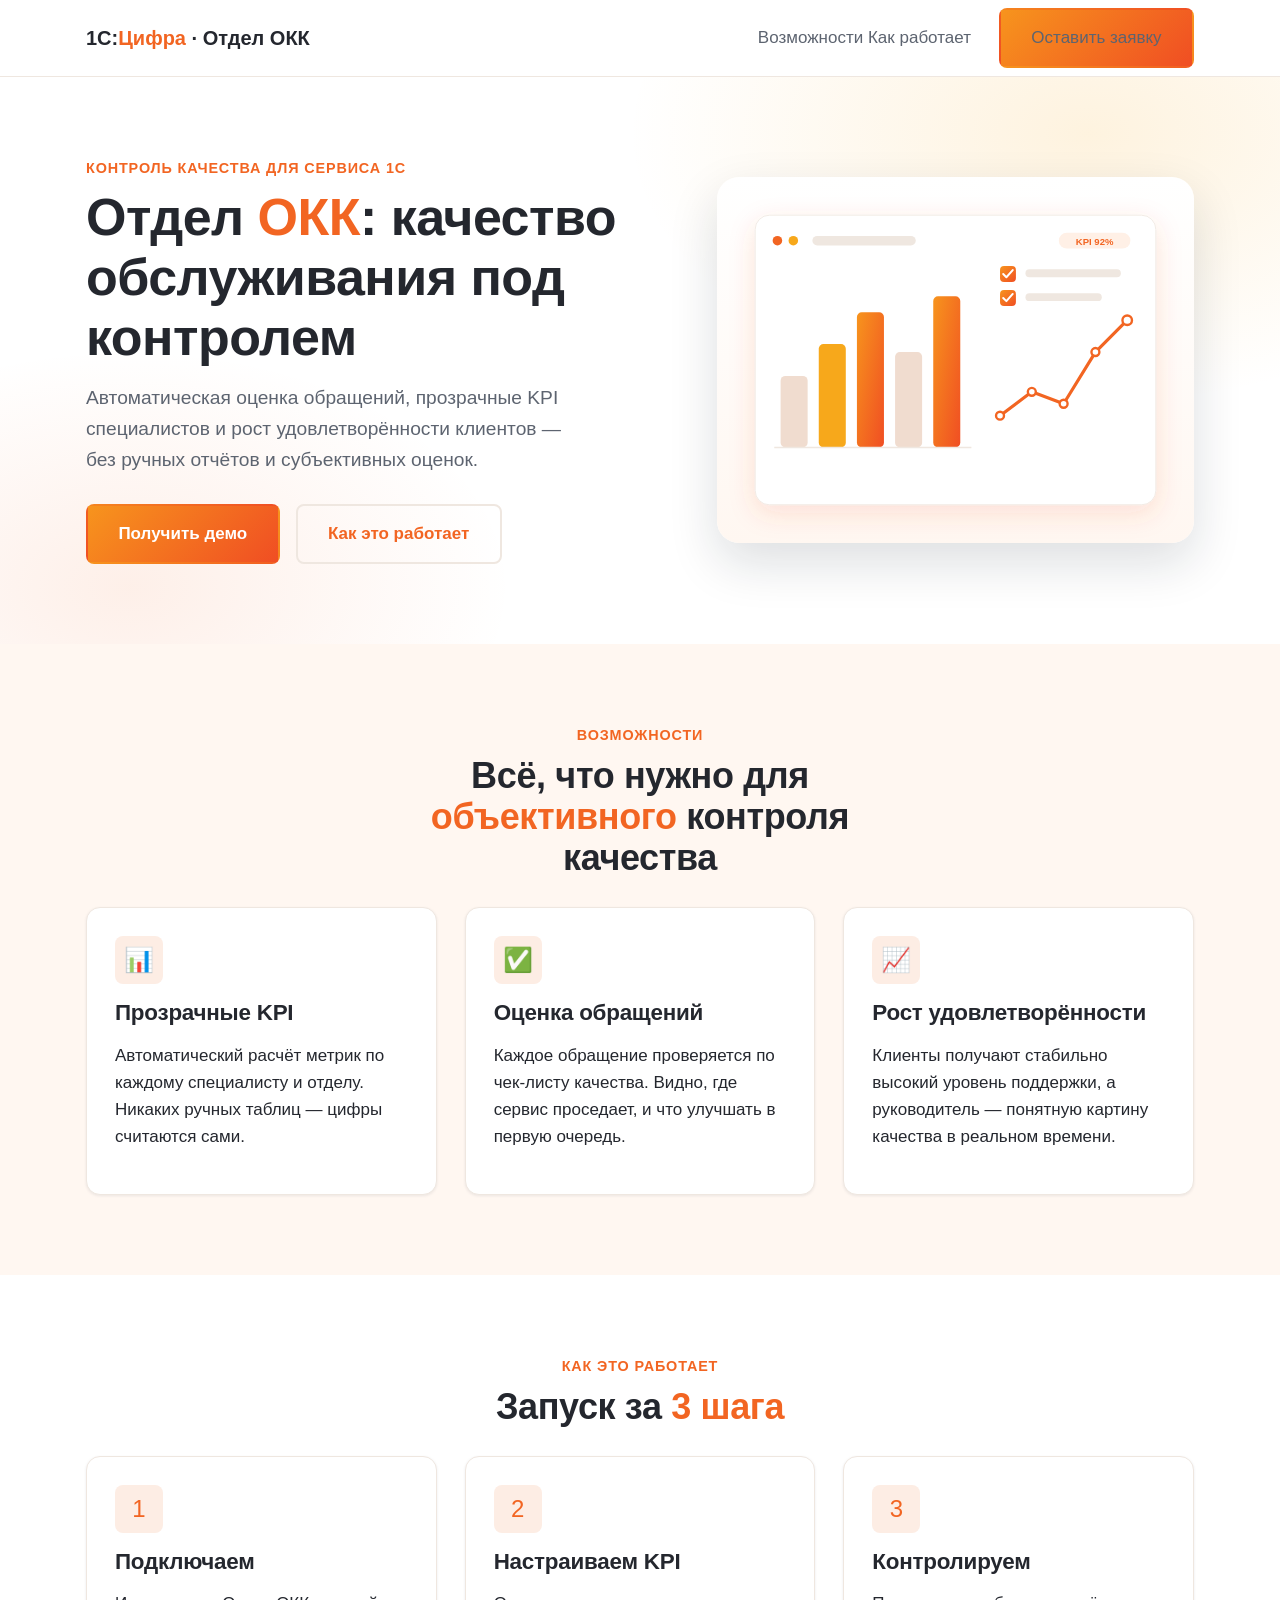
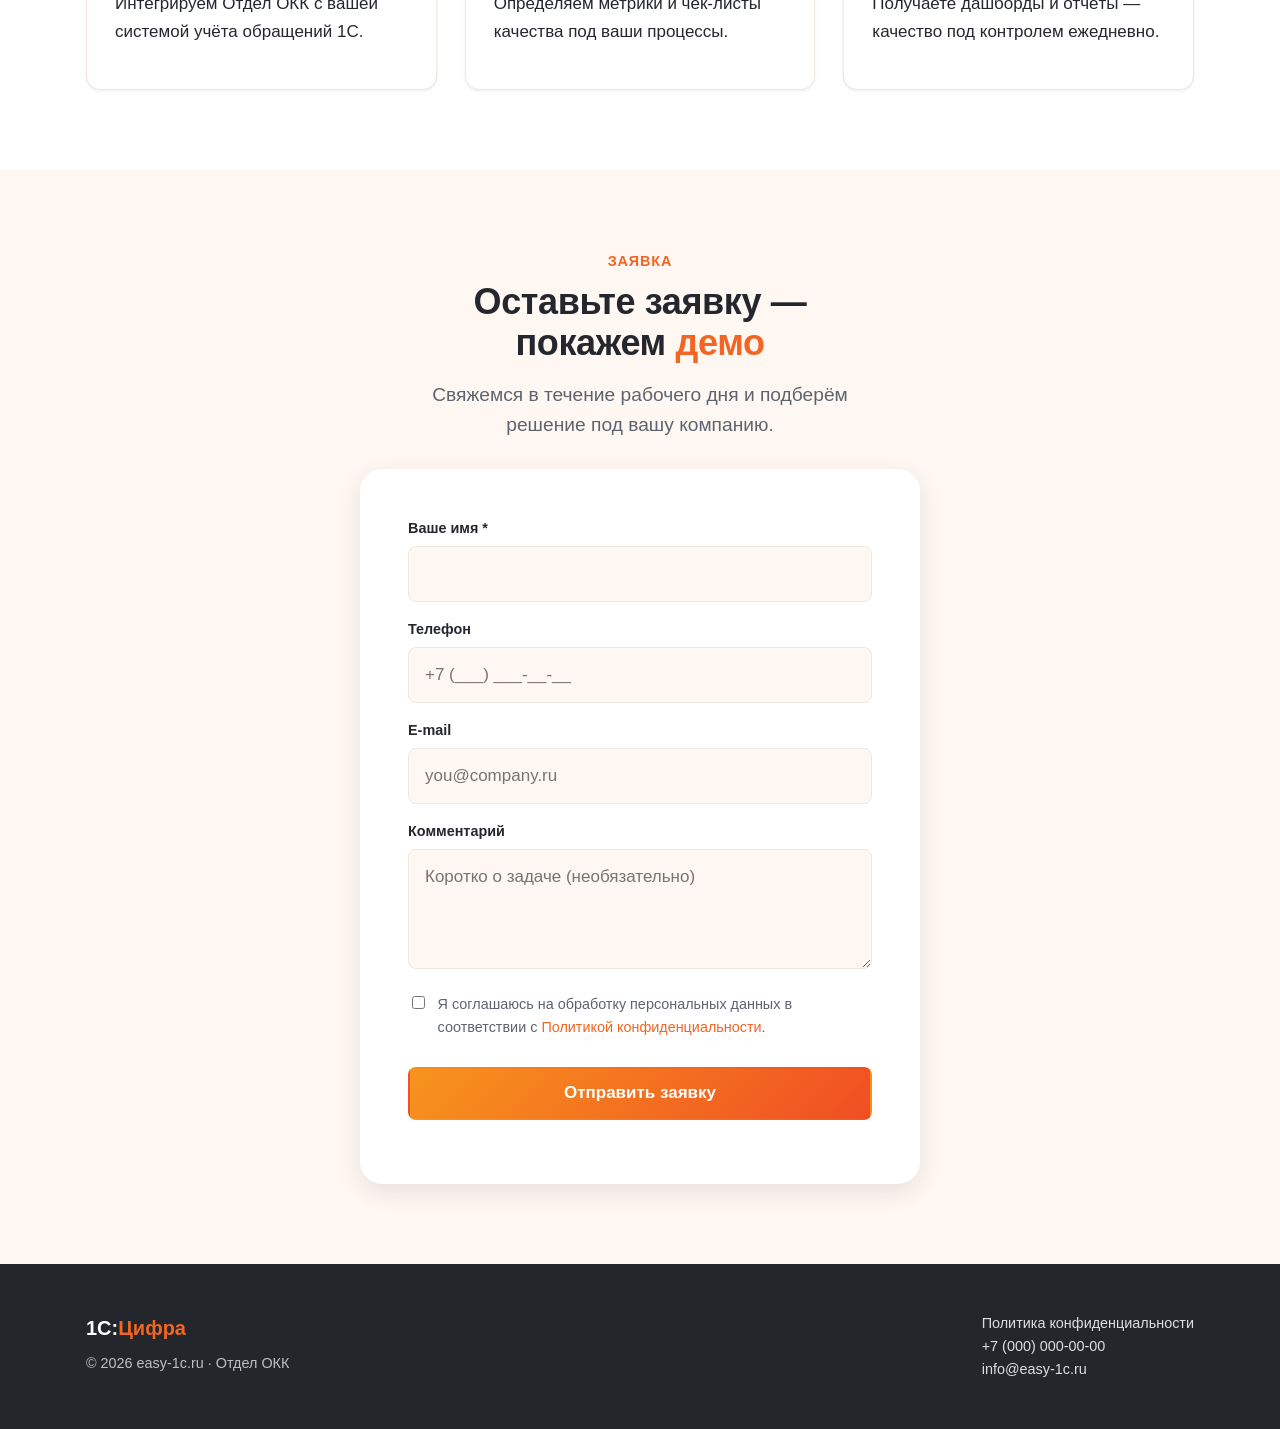
<file: landing-kit/index.html>
<!doctype html>
<html lang="ru">
<head>
  <meta charset="utf-8">
  <meta name="viewport" content="width=device-width, initial-scale=1">
  <title>Отдел ОКК — автоматический контроль качества обслуживания 1С</title>
  <meta name="description" content="Отдел ОКК: система контроля качества и KPI для сервисных компаний 1С. Оценка обращений, прозрачные метрики, рост удовлетворённости клиентов.">

  <!-- Соцсети / превью -->
  <meta property="og:title" content="Отдел ОКК — контроль качества обслуживания 1С">
  <meta property="og:description" content="Прозрачные KPI и автоматическая оценка качества сервиса 1С.">
  <meta property="og:type" content="website">

  <link rel="preconnect" href="https://mc.yandex.ru">
  <link rel="stylesheet" href="assets/css/tokens.css">
  <link rel="stylesheet" href="assets/css/styles.css">

  <!-- ▼▼▼ Яндекс.Метрика: замените 00000000 на номер вашего счётчика ▼▼▼ -->
  <script>
    window.METRIKA_ID = 00000000; // TODO: номер счётчика Яндекс.Метрики
    (function(m,e,t,r,i,k,a){m[i]=m[i]||function(){(m[i].a=m[i].a||[]).push(arguments)};
    m[i].l=1*new Date();for(var j=0;j<document.scripts.length;j++){if(document.scripts[j].src===r){return;}}
    k=e.createElement(t),a=e.getElementsByTagName(t)[0],k.async=1,k.src=r,a.parentNode.insertBefore(k,a)})
    (window,document,'script','https://mc.yandex.ru/metrika/tag.js','ym');
    if (window.METRIKA_ID) {
      ym(window.METRIKA_ID, 'init', {
        clickmap:true, trackLinks:true, accurateTrackBounce:true, webvisor:true
      });
    }
  </script>
  <noscript><div><img src="https://mc.yandex.ru/watch/00000000" style="position:absolute; left:-9999px;" alt=""></div></noscript>
  <!-- ▲▲▲ /Яндекс.Метрика ▲▲▲ -->
</head>
<body>

  <!-- ХЕДЕР -->
  <header class="site-header">
    <div class="container">
      <a class="logo" href="#">1С:<span>Цифра</span> · Отдел ОКК</a>
      <nav class="nav">
        <span class="nav__links">
          <a href="#features">Возможности</a>
          <a href="#how">Как работает</a>
        </span>
        <a class="btn btn--primary" href="#form">Оставить заявку</a>
      </nav>
    </div>
  </header>

  <!-- HERO -->
  <section class="hero">
    <div class="container hero__grid">
      <div class="hero__content">
        <p class="eyebrow">Контроль качества для сервиса 1С</p>
        <h1>Отдел <span class="hl">ОКК</span>: качество обслуживания под контролем</h1>
        <p class="lead">Автоматическая оценка обращений, прозрачные KPI специалистов и рост
           удовлетворённости клиентов — без ручных отчётов и субъективных оценок.</p>
        <div class="hero__cta">
          <a class="btn btn--primary" href="#form">Получить демо</a>
          <a class="btn btn--ghost" href="#how">Как это работает</a>
        </div>
      </div>
      <div class="hero__media">
        <!-- Адаптивная бизнес-картинка. Сейчас стоит векторная SVG-заглушка
             (масштабируется идеально). Для фото — раскомментируйте <source> и
             положите WebP/JPG в assets/img/; <picture> сам подберёт размер. -->
        <picture>
          <!--
          <source type="image/webp"
                  srcset="assets/img/hero-800.webp 800w, assets/img/hero-1200.webp 1200w"
                  sizes="(max-width: 860px) 90vw, 500px">
          -->
          <img src="assets/img/hero.svg"
               width="600" height="460" loading="eager"
               alt="Дашборд контроля качества и KPI в системе Отдел ОКК">
        </picture>
      </div>
    </div>
  </section>

  <!-- ПРЕИМУЩЕСТВА -->
  <section class="section section--soft" id="features">
    <div class="container">
      <div class="text-center" style="max-width:52ch;margin-inline:auto">
        <p class="eyebrow">Возможности</p>
        <h2>Всё, что нужно для <span class="hl">объективного</span> контроля качества</h2>
      </div>
      <div class="grid grid--3 mt-md">
        <div class="card">
          <div class="card__icon">📊</div>
          <h3>Прозрачные KPI</h3>
          <p>Автоматический расчёт метрик по каждому специалисту и отделу. Никаких ручных
             таблиц — цифры считаются сами.</p>
        </div>
        <div class="card">
          <div class="card__icon">✅</div>
          <h3>Оценка обращений</h3>
          <p>Каждое обращение проверяется по чек-листу качества. Видно, где сервис проседает,
             и что улучшать в первую очередь.</p>
        </div>
        <div class="card">
          <div class="card__icon">📈</div>
          <h3>Рост удовлетворённости</h3>
          <p>Клиенты получают стабильно высокий уровень поддержки, а руководитель — понятную
             картину качества в реальном времени.</p>
        </div>
      </div>
    </div>
  </section>

  <!-- КАК РАБОТАЕТ -->
  <section class="section" id="how">
    <div class="container">
      <div class="text-center" style="max-width:52ch;margin-inline:auto">
        <p class="eyebrow">Как это работает</p>
        <h2>Запуск за <span class="hl">3 шага</span></h2>
      </div>
      <div class="grid grid--3 mt-md">
        <div class="card">
          <div class="card__icon">1</div>
          <h3>Подключаем</h3>
          <p>Интегрируем Отдел ОКК с вашей системой учёта обращений 1С.</p>
        </div>
        <div class="card">
          <div class="card__icon">2</div>
          <h3>Настраиваем KPI</h3>
          <p>Определяем метрики и чек-листы качества под ваши процессы.</p>
        </div>
        <div class="card">
          <div class="card__icon">3</div>
          <h3>Контролируем</h3>
          <p>Получаете дашборды и отчёты — качество под контролем ежедневно.</p>
        </div>
      </div>
    </div>
  </section>

  <!-- ФОРМА ЗАЯВКИ -->
  <section class="section section--soft" id="form">
    <div class="container">
      <div class="text-center" style="max-width:46ch;margin-inline:auto">
        <p class="eyebrow">Заявка</p>
        <h2>Оставьте заявку — покажем <span class="hl">демо</span></h2>
        <p class="lead" style="margin-inline:auto">Свяжемся в течение рабочего дня и подберём
           решение под вашу компанию.</p>
      </div>

      <form class="lead-form mt-md" id="leadForm" action="api/submit.php" method="post" novalidate>
        <!-- honeypot — не трогать, поле-ловушка для ботов -->
        <div class="hp" aria-hidden="true">
          <label>Не заполняйте это поле <input type="text" name="website" tabindex="-1" autocomplete="off"></label>
        </div>
        <input type="hidden" name="source" value="Лендинг Отдел ОКК">

        <div class="field">
          <label for="f-name">Ваше имя *</label>
          <input id="f-name" type="text" name="name" autocomplete="name" required>
          <span class="field__err">Укажите имя</span>
        </div>

        <div class="field">
          <label for="f-phone">Телефон</label>
          <input id="f-phone" type="tel" name="phone" autocomplete="tel" placeholder="+7 (___) ___-__-__">
          <span class="field__err">Введите корректный телефон</span>
        </div>

        <div class="field">
          <label for="f-email">E-mail</label>
          <input id="f-email" type="email" name="email" autocomplete="email" placeholder="you@company.ru">
          <span class="field__err">Введите корректный e-mail</span>
        </div>

        <div class="field">
          <label for="f-message">Комментарий</label>
          <textarea id="f-message" name="message" placeholder="Коротко о задаче (необязательно)"></textarea>
        </div>

        <label class="consent">
          <input type="checkbox" name="consent" value="1" required>
          <span>Я соглашаюсь на обработку персональных данных в соответствии с
            <a href="privacy.html" target="_blank" rel="noopener">Политикой конфиденциальности</a>.</span>
        </label>

        <button class="btn btn--primary btn--block mt-md" type="submit">Отправить заявку</button>
        <p class="form-status" role="status" aria-live="polite"></p>
      </form>
    </div>
  </section>

  <!-- ФУТЕР -->
  <footer class="section--dark site-footer">
    <div class="container">
      <div>
        <div class="logo" style="color:#fff">1С:<span>Цифра</span></div>
        <p style="opacity:.7;margin:.5rem 0 0">© 2026 easy-1c.ru · Отдел ОКК</p>
      </div>
      <div>
        <a href="privacy.html">Политика конфиденциальности</a><br>
        <a href="tel:+70000000000">+7 (000) 000-00-00</a><br>
        <a href="mailto:info@easy-1c.ru">info@easy-1c.ru</a>
      </div>
    </div>
  </footer>

  <script src="assets/js/form.js"></script>
</body>
</html>
</file>
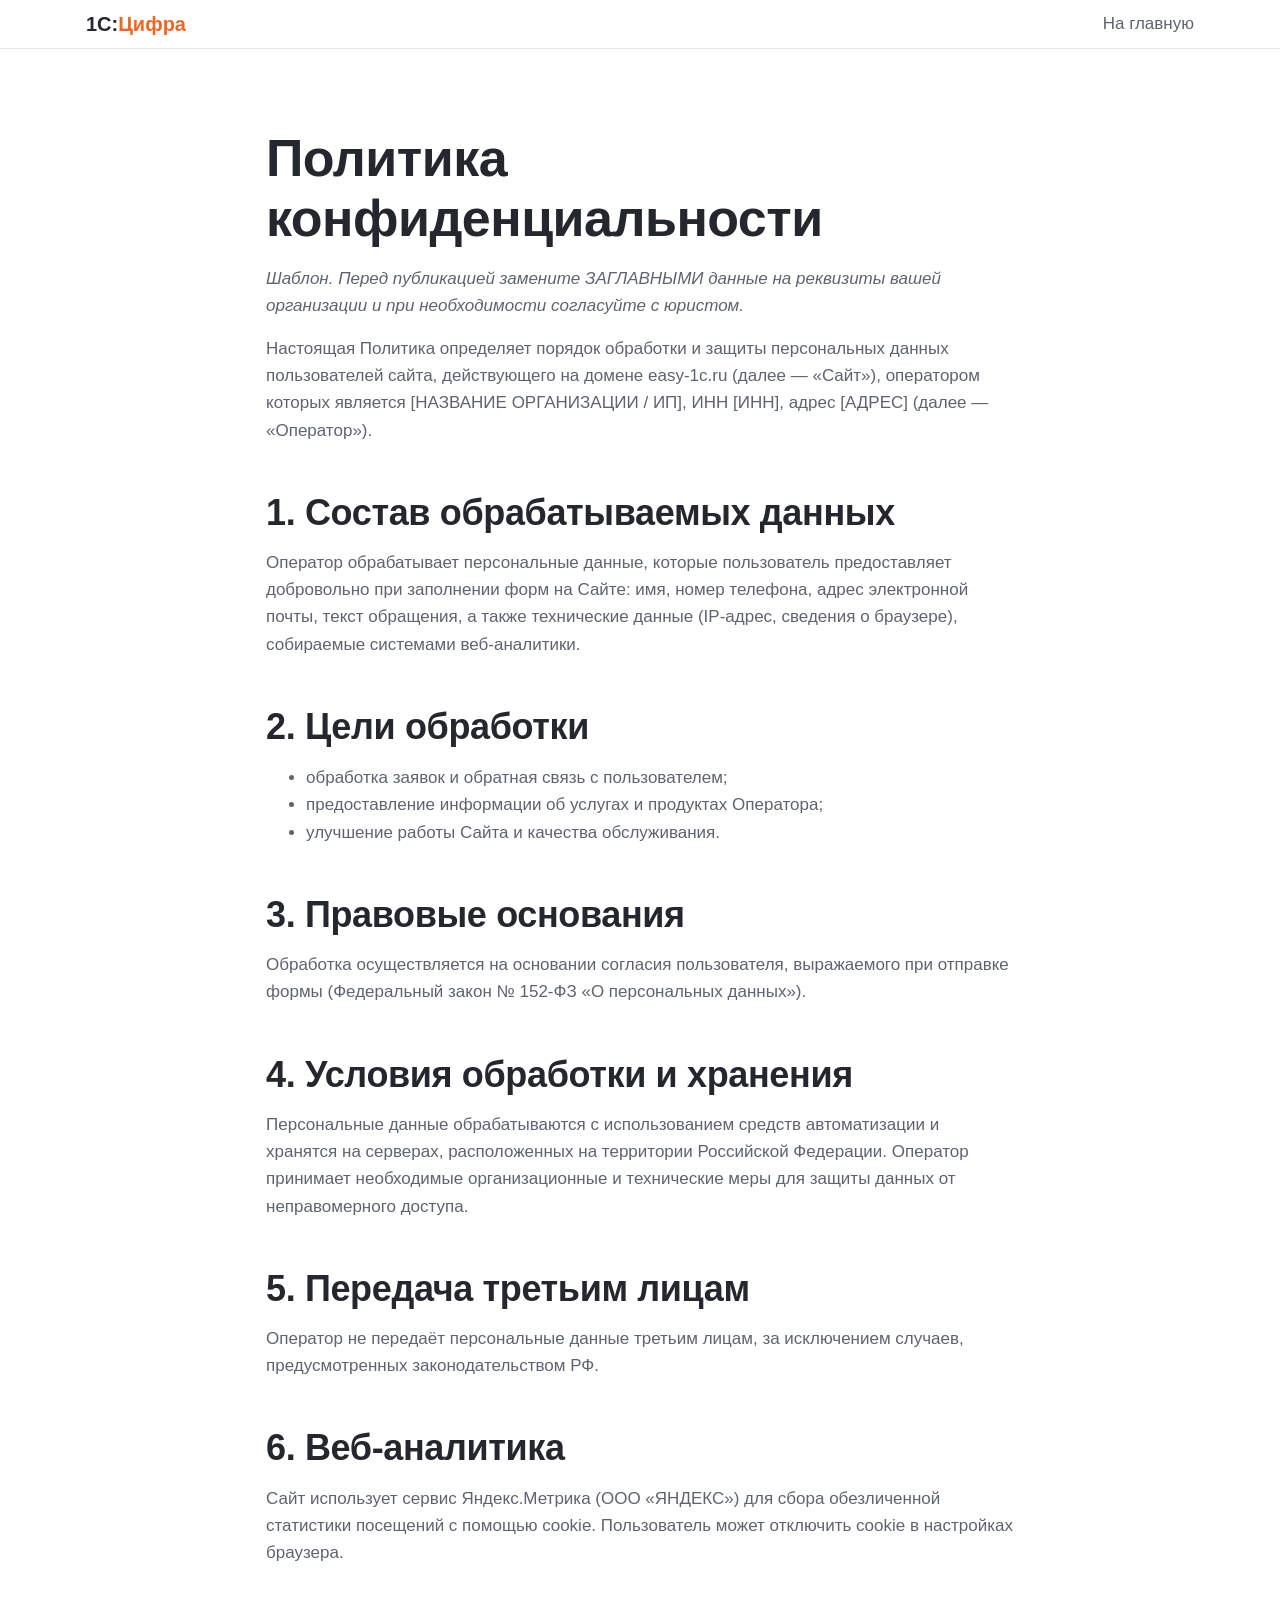
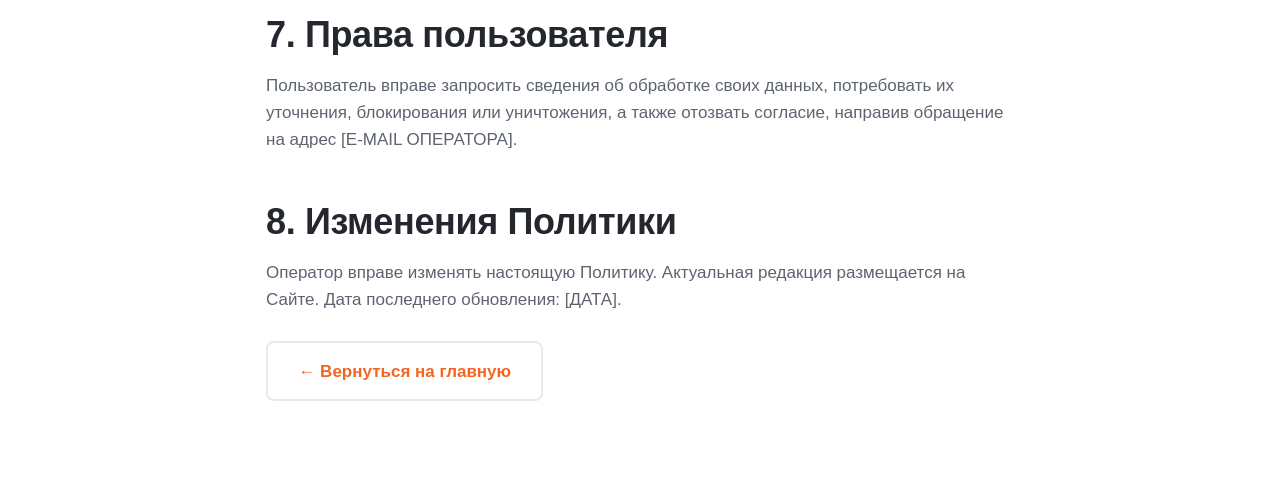
<file: landing-kit/privacy.html>
<!doctype html>
<html lang="ru">
<head>
  <meta charset="utf-8">
  <meta name="viewport" content="width=device-width, initial-scale=1">
  <title>Политика конфиденциальности — Отдел ОКК</title>
  <link rel="stylesheet" href="assets/css/tokens.css">
  <link rel="stylesheet" href="assets/css/styles.css">
  <style>
    .doc { max-width: 780px; }
    .doc h2 { margin-top: var(--space-lg); }
    .doc p, .doc li { color: var(--color-text-muted); }
  </style>
</head>
<body>
  <header class="site-header">
    <div class="container">
      <a class="logo" href="index.html">1С:<span>Цифра</span></a>
      <nav class="nav"><a href="index.html">На главную</a></nav>
    </div>
  </header>

  <section class="section">
    <div class="container doc">
      <h1>Политика конфиденциальности</h1>
      <p><em>Шаблон. Перед публикацией замените ЗАГЛАВНЫМИ данные на реквизиты вашей
        организации и при необходимости согласуйте с юристом.</em></p>

      <p>Настоящая Политика определяет порядок обработки и защиты персональных данных
        пользователей сайта, действующего на домене easy-1c.ru (далее — «Сайт»),
        оператором которых является [НАЗВАНИЕ ОРГАНИЗАЦИИ / ИП], ИНН [ИНН],
        адрес [АДРЕС] (далее — «Оператор»).</p>

      <h2>1. Состав обрабатываемых данных</h2>
      <p>Оператор обрабатывает персональные данные, которые пользователь предоставляет
        добровольно при заполнении форм на Сайте: имя, номер телефона, адрес электронной
        почты, текст обращения, а также технические данные (IP-адрес, сведения о браузере),
        собираемые системами веб-аналитики.</p>

      <h2>2. Цели обработки</h2>
      <ul>
        <li>обработка заявок и обратная связь с пользователем;</li>
        <li>предоставление информации об услугах и продуктах Оператора;</li>
        <li>улучшение работы Сайта и качества обслуживания.</li>
      </ul>

      <h2>3. Правовые основания</h2>
      <p>Обработка осуществляется на основании согласия пользователя, выражаемого при
        отправке формы (Федеральный закон № 152-ФЗ «О персональных данных»).</p>

      <h2>4. Условия обработки и хранения</h2>
      <p>Персональные данные обрабатываются с использованием средств автоматизации и
        хранятся на серверах, расположенных на территории Российской Федерации. Оператор
        принимает необходимые организационные и технические меры для защиты данных от
        неправомерного доступа.</p>

      <h2>5. Передача третьим лицам</h2>
      <p>Оператор не передаёт персональные данные третьим лицам, за исключением случаев,
        предусмотренных законодательством РФ.</p>

      <h2>6. Веб-аналитика</h2>
      <p>Сайт использует сервис Яндекс.Метрика (ООО «ЯНДЕКС») для сбора обезличенной
        статистики посещений с помощью cookie. Пользователь может отключить cookie в
        настройках браузера.</p>

      <h2>7. Права пользователя</h2>
      <p>Пользователь вправе запросить сведения об обработке своих данных, потребовать их
        уточнения, блокирования или уничтожения, а также отозвать согласие, направив
        обращение на адрес [E-MAIL ОПЕРАТОРА].</p>

      <h2>8. Изменения Политики</h2>
      <p>Оператор вправе изменять настоящую Политику. Актуальная редакция размещается на
        Сайте. Дата последнего обновления: [ДАТА].</p>

      <p class="mt-md"><a class="btn btn--ghost" href="index.html">← Вернуться на главную</a></p>
    </div>
  </section>
</body>
</html>
</file>
<file: landing-kit/assets/css/tokens.css>
/* ============================================================================
   ДИЗАЙН-ТОКЕНЫ — единая точка правды для стиля всех лендингов.
   Чтобы новые лендинги совпадали с текущим сайтом easy-1c.ru — правьте
   ТОЛЬКО этот файл. Все остальные стили ссылаются на эти переменные.

   Палитра снята с бренда «1С:Цифра» (leads.easy-1c.ru): оранжевый акцент,
   тёмно-графитовый текст, белые фоны с тёплым свечением. Если понадобится
   точная подгонка под живой сайт — правьте значения здесь, в одном месте.
   ============================================================================ */

:root {
  /* --- Цвета бренда «1С:Цифра» -------------------------------------------- */
  --color-primary:        #F26522;   /* фирменный оранжевый (кнопки, акценты)  */
  --color-primary-hover:  #D9531A;   /* наведение на основной                  */
  --color-accent:         #F7A81B;   /* амбер/золото (второй акцент, иконки)    */
  --color-primary-grad:   linear-gradient(135deg, #F7941D 0%, #F04E23 100%);

  /* --- Текст ------------------------------------------------------------- */
  --color-text:           #24272E;   /* графитовый основной текст              */
  --color-text-muted:     #5D6470;   /* приглушённый (подписи, второстепенное) */
  --color-text-invert:    #FFFFFF;   /* текст на тёмном/цветном фоне            */

  /* --- Фоны -------------------------------------------------------------- */
  --color-bg:             #FFFFFF;   /* фон страницы                           */
  --color-bg-soft:        #FFF7F1;   /* тёплый мягкий фон секций               */
  --color-bg-dark:        #23262B;   /* тёмная графитовая секция / футер        */
  --color-border:         #EFE7E0;   /* тёплые границы, разделители            */

  /* --- Состояния --------------------------------------------------------- */
  --color-success:        #1E9E6A;
  --color-error:          #D64545;

  /* --- Типографика ------------------------------------------------------- */
  --font-sans: "Inter", -apple-system, BlinkMacSystemFont, "Segoe UI", Roboto,
               "Helvetica Neue", Arial, sans-serif;
  --font-heading: var(--font-sans);  /* при желании отдельный шрифт заголовков */

  --fs-h1: clamp(2rem, 5vw, 3.25rem);
  --fs-h2: clamp(1.5rem, 3.5vw, 2.25rem);
  --fs-h3: clamp(1.15rem, 2.2vw, 1.4rem);
  --fs-body: 1.0625rem;   /* 17px */
  --fs-small: 0.9rem;

  --lh-tight: 1.15;
  --lh-body: 1.6;

  /* --- Отступы / сетка --------------------------------------------------- */
  --space-xs: 0.5rem;
  --space-sm: 1rem;
  --space-md: 1.75rem;
  --space-lg: 3rem;
  --space-xl: 5rem;
  --container: 1140px;   /* макс. ширина контента                            */

  /* --- Скругления и тени ------------------------------------------------- */
  --radius-sm: 8px;
  --radius-md: 14px;
  --radius-lg: 22px;
  --shadow-sm: 0 1px 3px rgba(16, 27, 45, 0.08);
  --shadow-md: 0 8px 24px rgba(16, 27, 45, 0.10);
  --shadow-lg: 0 20px 50px rgba(16, 27, 45, 0.14);

  /* --- Прочее ------------------------------------------------------------ */
  --transition: 0.2s ease;
}
</file>
<file: landing-kit/assets/css/styles.css>
/* ============================================================================
   Вёрстка лендинга. Все цвета/шрифты/отступы берутся из tokens.css —
   здесь их править не нужно.
   ============================================================================ */

*, *::before, *::after { box-sizing: border-box; }

html { scroll-behavior: smooth; }

body {
  margin: 0;
  font-family: var(--font-sans);
  font-size: var(--fs-body);
  line-height: var(--lh-body);
  color: var(--color-text);
  background: var(--color-bg);
  -webkit-font-smoothing: antialiased;
}

h1, h2, h3 {
  font-family: var(--font-heading);
  line-height: var(--lh-tight);
  margin: 0 0 var(--space-sm);
  font-weight: 800;
  letter-spacing: -0.01em;
}
/* оранжевое выделение ключевых слов в заголовках — фирменный приём */
.hl { color: var(--color-primary); }
h1 { font-size: var(--fs-h1); }
h2 { font-size: var(--fs-h2); }
h3 { font-size: var(--fs-h3); }
p  { margin: 0 0 var(--space-sm); }

a { color: var(--color-primary); text-decoration: none; }
a:hover { text-decoration: underline; }

img { max-width: 100%; height: auto; display: block; }

/* --- Контейнер и секции --------------------------------------------------- */
.container {
  width: 100%;
  max-width: var(--container);
  margin-inline: auto;
  padding-inline: var(--space-sm);
}
.section { padding-block: var(--space-xl); }
.section--soft { background: var(--color-bg-soft); }
.section--dark {
  background: var(--color-bg-dark);
  color: var(--color-text-invert);
}
.section--dark h1, .section--dark h2, .section--dark h3 { color: #fff; }
.eyebrow {
  color: var(--color-primary);
  font-weight: 600;
  text-transform: uppercase;
  letter-spacing: 0.06em;
  font-size: var(--fs-small);
  margin-bottom: var(--space-xs);
}
.lead { font-size: 1.2rem; color: var(--color-text-muted); max-width: 46ch; }

/* --- Кнопки --------------------------------------------------------------- */
.btn {
  display: inline-flex;
  align-items: center;
  justify-content: center;
  gap: 0.5rem;
  padding: 0.9rem 1.9rem;
  font-size: var(--fs-body);
  font-weight: 600;
  border-radius: var(--radius-sm);
  border: 2px solid transparent;
  cursor: pointer;
  transition: background var(--transition), transform var(--transition);
  text-decoration: none;
}
.btn:hover { text-decoration: none; transform: translateY(-1px); }
.btn--primary { background: var(--color-primary); color: var(--color-text-invert); }
.btn--primary:hover { background: var(--color-primary-hover); }
.btn--ghost {
  background: transparent;
  color: var(--color-primary);
  border-color: var(--color-border);
}
.btn--ghost:hover { border-color: var(--color-primary); }
.btn--block { width: 100%; }
.btn[disabled] { opacity: 0.6; cursor: not-allowed; transform: none; }

/* --- Хедер ---------------------------------------------------------------- */
.site-header {
  position: sticky; top: 0; z-index: 20;
  background: rgba(255,255,255,0.9);
  backdrop-filter: saturate(180%) blur(8px);
  border-bottom: 1px solid var(--color-border);
}
.site-header .container {
  display: flex; align-items: center; justify-content: space-between;
  padding-block: var(--space-xs);
}
.logo { font-weight: 800; font-size: 1.25rem; color: var(--color-text); }
.logo span { color: var(--color-primary); }
.nav { display: flex; gap: var(--space-md); align-items: center; }
.nav a { color: var(--color-text-muted); font-weight: 500; }
.nav a:hover { color: var(--color-text); text-decoration: none; }
@media (max-width: 720px) { .nav .nav__links { display: none; } }

/* --- Hero ----------------------------------------------------------------- */
.hero {
  padding-block: var(--space-xl);
  background:
    radial-gradient(60% 80% at 85% 10%, rgba(247,168,27,0.14), transparent 60%),
    radial-gradient(50% 70% at 10% 90%, rgba(242,101,34,0.10), transparent 60%);
}
.btn--primary { background: var(--color-primary-grad); }
.btn--primary:hover { background: var(--color-primary-hover); }
.hero__grid {
  display: grid;
  grid-template-columns: 1.1fr 0.9fr;
  gap: var(--space-lg);
  align-items: center;
}
.hero__cta { display: flex; gap: var(--space-sm); flex-wrap: wrap; margin-top: var(--space-md); }
.hero__media img { border-radius: var(--radius-lg); box-shadow: var(--shadow-lg); }
@media (max-width: 860px) {
  .hero__grid { grid-template-columns: 1fr; }
  .hero__media { order: -1; }
}

/* --- Сетка преимуществ ---------------------------------------------------- */
.grid { display: grid; gap: var(--space-md); }
.grid--3 { grid-template-columns: repeat(3, 1fr); }
.grid--2 { grid-template-columns: repeat(2, 1fr); }
@media (max-width: 860px) { .grid--3 { grid-template-columns: 1fr; } }
@media (max-width: 640px) { .grid--2 { grid-template-columns: 1fr; } }

.card {
  background: var(--color-bg);
  border: 1px solid var(--color-border);
  border-radius: var(--radius-md);
  padding: var(--space-md);
  box-shadow: var(--shadow-sm);
}
.card__icon {
  width: 48px; height: 48px; border-radius: var(--radius-sm);
  display: grid; place-items: center;
  background: color-mix(in srgb, var(--color-primary) 12%, white);
  color: var(--color-primary);
  margin-bottom: var(--space-sm);
  font-size: 1.5rem;
}

/* --- Секция с формой ------------------------------------------------------ */
.lead-form {
  background: var(--color-bg);
  border-radius: var(--radius-lg);
  box-shadow: var(--shadow-md);
  padding: var(--space-lg);
  max-width: 560px;
  margin-inline: auto;
}
.field { margin-bottom: var(--space-sm); }
.field label { display: block; font-weight: 600; margin-bottom: 0.35rem; font-size: var(--fs-small); }
.field input, .field textarea {
  width: 100%;
  padding: 0.85rem 1rem;
  font: inherit;
  color: var(--color-text);
  background: var(--color-bg-soft);
  border: 1px solid var(--color-border);
  border-radius: var(--radius-sm);
  transition: border-color var(--transition);
}
.field input:focus, .field textarea:focus {
  outline: none;
  border-color: var(--color-primary);
  background: #fff;
}
.field textarea { min-height: 120px; resize: vertical; }
.field--error input, .field--error textarea { border-color: var(--color-error); }
.field__err { color: var(--color-error); font-size: var(--fs-small); margin-top: 0.25rem; display: none; }
.field--error .field__err { display: block; }

.consent { display: flex; gap: 0.6rem; align-items: flex-start; font-size: var(--fs-small); color: var(--color-text-muted); }
.consent input { margin-top: 0.2rem; }

/* honeypot — скрытое поле-ловушка для спам-ботов, людям не видно */
.hp { position: absolute; left: -9999px; width: 1px; height: 1px; overflow: hidden; }

.form-status { margin-top: var(--space-sm); font-weight: 600; }
.form-status--ok { color: var(--color-success); }
.form-status--err { color: var(--color-error); }

/* --- Футер ---------------------------------------------------------------- */
.site-footer { padding-block: var(--space-lg); font-size: var(--fs-small); }
.site-footer a { color: inherit; opacity: 0.85; }
.site-footer .container { display: flex; justify-content: space-between; gap: var(--space-md); flex-wrap: wrap; }

/* --- Утилиты -------------------------------------------------------------- */
.text-center { text-align: center; }
.mt-md { margin-top: var(--space-md); }
.visually-hidden { position:absolute; width:1px; height:1px; padding:0; margin:-1px; overflow:hidden; clip:rect(0 0 0 0); border:0; }
</file>
